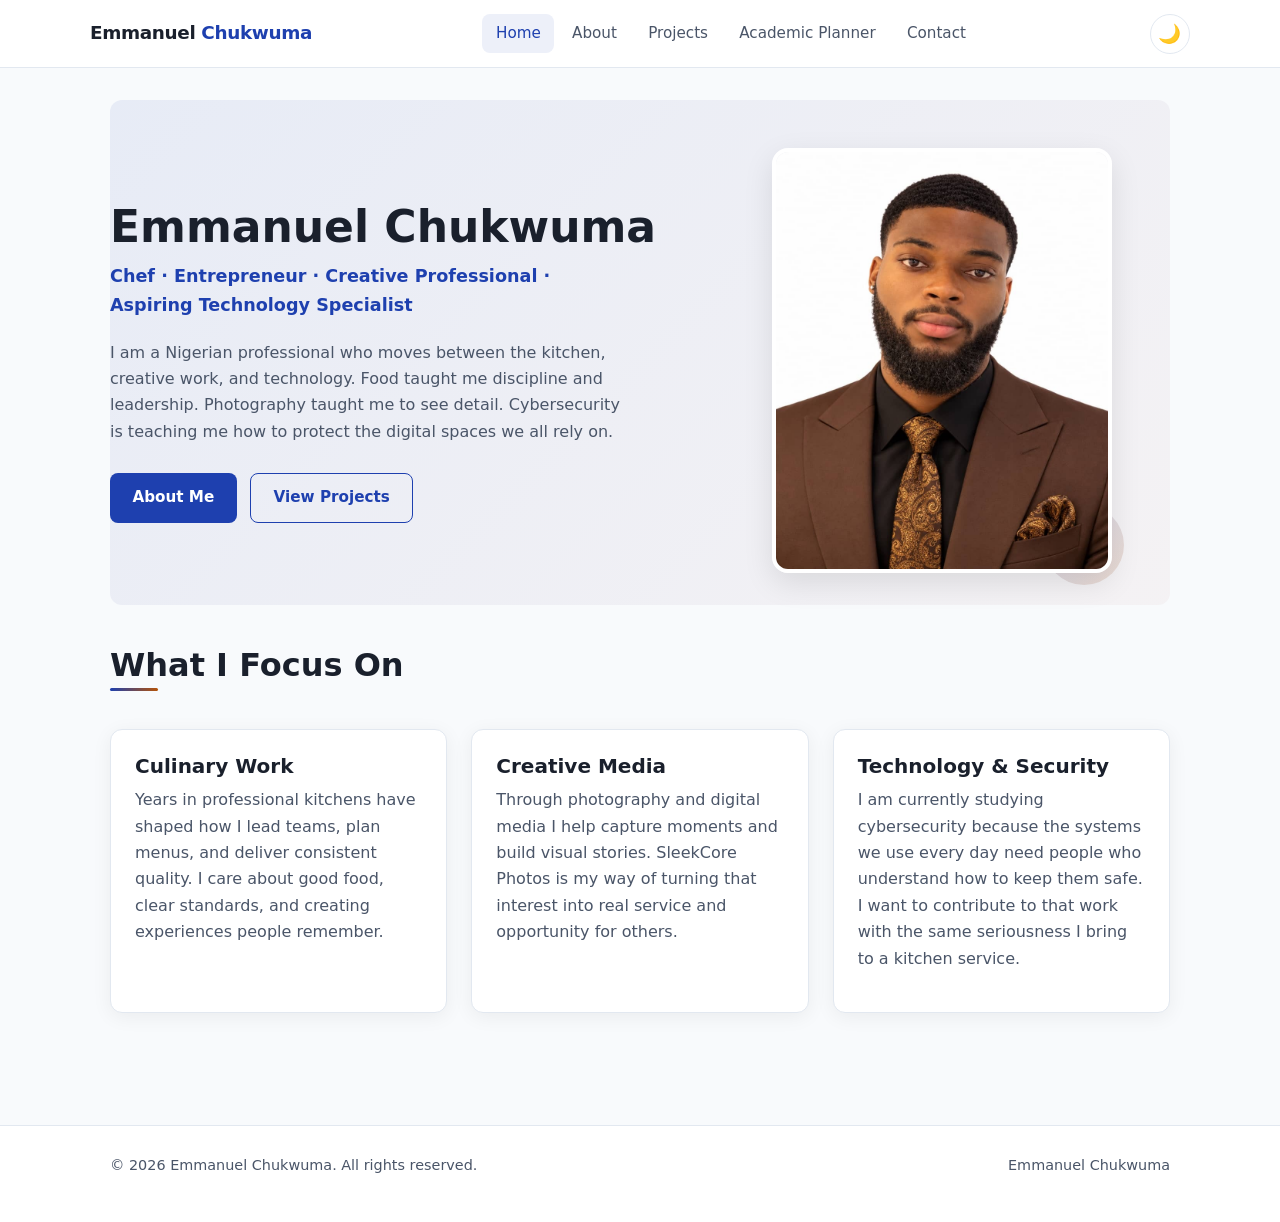
<file: index.html>
<!DOCTYPE html>
<html lang="en">
<head>
  <meta charset="UTF-8">
  <meta name="viewport" content="width=device-width, initial-scale=1.0">
  <meta name="description" content="Emmanuel Chukwuma — Chef, Entrepreneur, Creative Professional and Aspiring Technology Specialist.">
  <title>Emmanuel Chukwuma | Home</title>
  <link rel="stylesheet" href="css/style.css">
</head>
<body>
  <header class="navbar">
    <div class="container nav-inner">
      <a href="index.html" class="logo">Emmanuel <span>Chukwuma</span></a>
      <button class="menu-btn" id="menuBtn" aria-label="Toggle menu" aria-expanded="false">☰</button>
      <nav class="nav-links" id="navLinks">
        <a href="index.html" class="active">Home</a>
        <a href="about.html">About</a>
        <a href="projects.html">Projects</a>
        <a href="planner.html">Academic Planner</a>
        <a href="contact.html">Contact</a>
      </nav>
      <div class="nav-actions">
        <button class="theme-toggle" id="themeToggle" aria-label="Toggle dark mode">🌙</button>
      </div>
    </div>
  </header>

  <main>
    <div class="container">
      <section class="hero fade-in">
        <div class="hero-content">
          <h1>Emmanuel Chukwuma</h1>
          <p class="tagline">Chef · Entrepreneur · Creative Professional · Aspiring Technology Specialist</p>
          <p>
            I am a Nigerian professional who moves between the kitchen, creative work, and technology. 
            Food taught me discipline and leadership. Photography taught me to see detail. 
            Cybersecurity is teaching me how to protect the digital spaces we all rely on.
          </p>
          <div class="hero-actions">
            <a href="about.html" class="btn btn-primary">About Me</a>
            <a href="projects.html" class="btn btn-outline">View Projects</a>
          </div>
        </div>
        <div class="hero-image">
          <img src="images/portrait.png" alt="Emmanuel Chukwuma in formal attire">
        </div>
      </section>

      <section class="fade-in">
        <div class="section-header">
          <h2>What I Focus On</h2>
        </div>
        <div class="card-grid">
          <article class="card">
            <h3>Culinary Work</h3>
            <p>
              Years in professional kitchens have shaped how I lead teams, plan menus, and deliver 
              consistent quality. I care about good food, clear standards, and creating experiences 
              people remember.
            </p>
          </article>
          <article class="card">
            <h3>Creative Media</h3>
            <p>
              Through photography and digital media I help capture moments and build visual stories. 
              SleekCore Photos is my way of turning that interest into real service and opportunity for others.
            </p>
          </article>
          <article class="card">
            <h3>Technology & Security</h3>
            <p>
              I am currently studying cybersecurity because the systems we use every day need people 
              who understand how to keep them safe. I want to contribute to that work with the same 
              seriousness I bring to a kitchen service.
            </p>
          </article>
        </div>
      </section>
    </div>
  </main>

  <footer>
    <div class="container footer-inner">
      <p>&copy; 2026 Emmanuel Chukwuma. All rights reserved.</p>
      <p>Emmanuel Chukwuma</p>
    </div>
  </footer>

  <script src="js/main.js"></script>
</body>
</html>
</file>
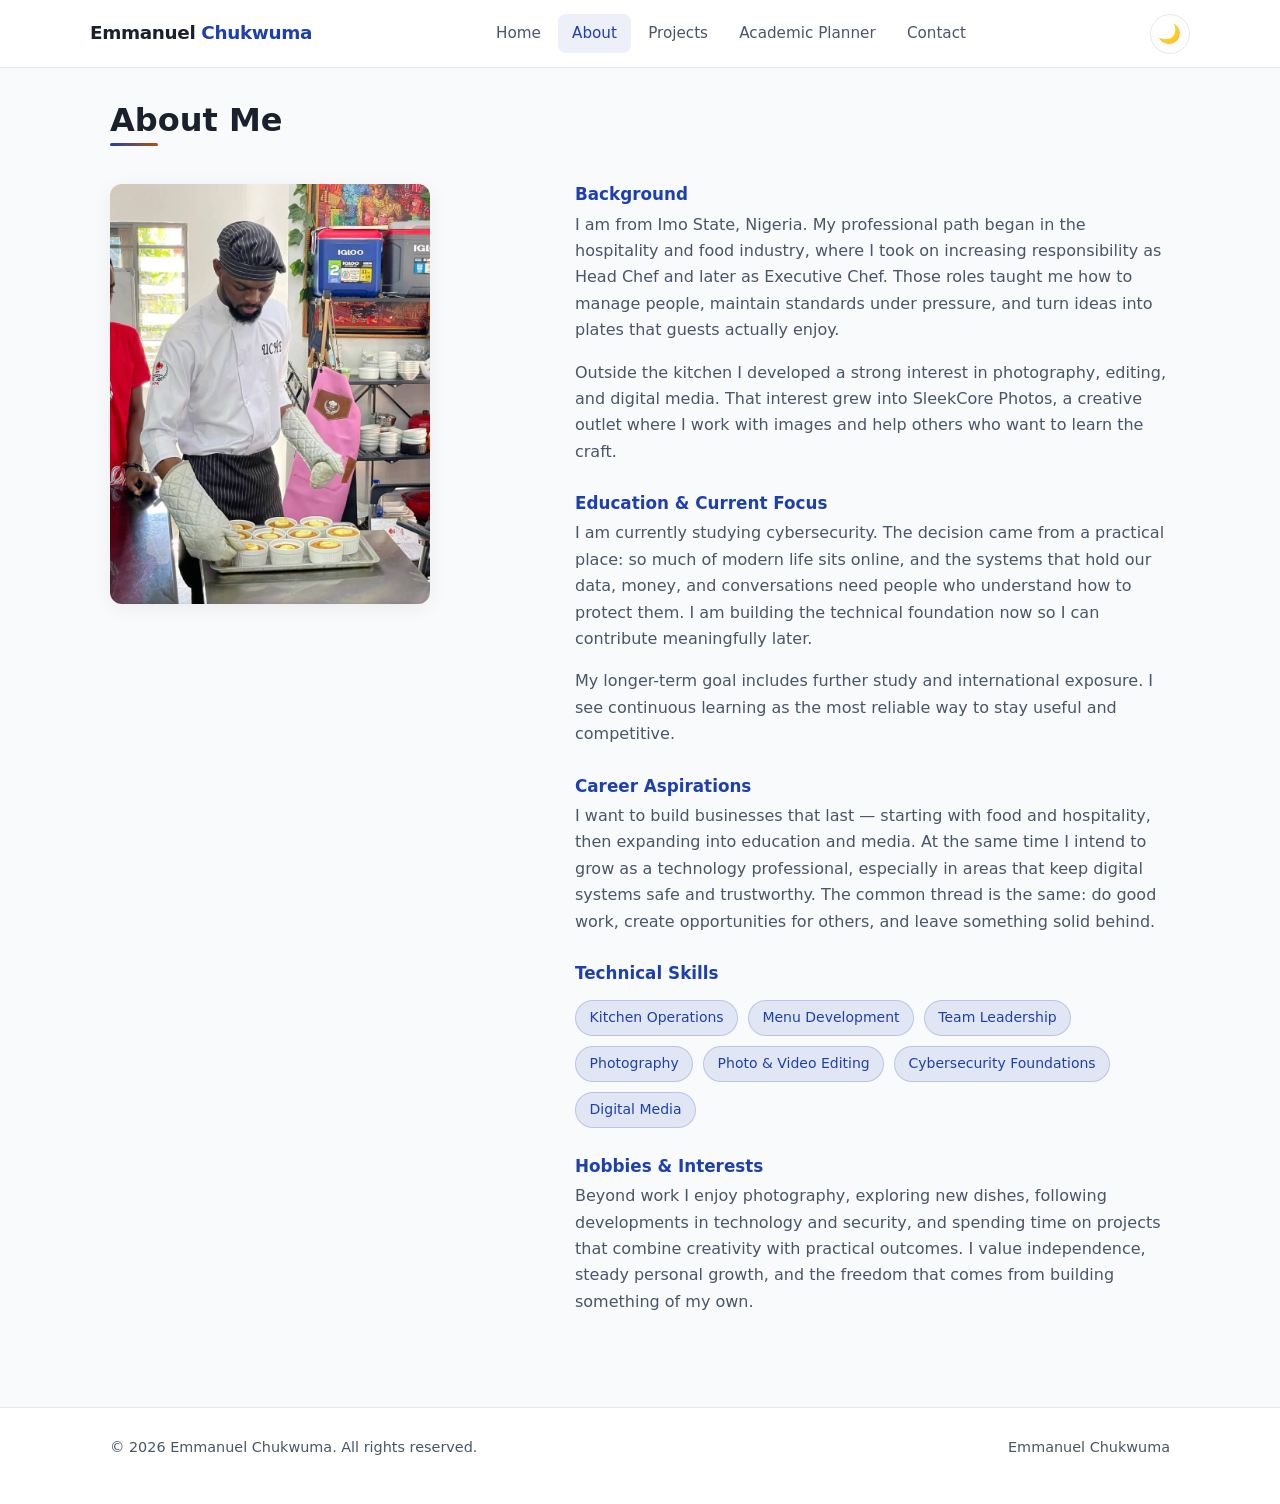
<file: about.html>
<!DOCTYPE html>
<html lang="en">
<head>
  <meta charset="UTF-8">
  <meta name="viewport" content="width=device-width, initial-scale=1.0">
  <meta name="description" content="About Emmanuel Chukwuma — background, skills, and aspirations.">
  <title>About | Emmanuel Chukwuma</title>
  <link rel="stylesheet" href="css/style.css">
</head>
<body>
  <header class="navbar">
    <div class="container nav-inner">
      <a href="index.html" class="logo">Emmanuel <span>Chukwuma</span></a>
      <button class="menu-btn" id="menuBtn" aria-label="Toggle menu" aria-expanded="false">☰</button>
      <nav class="nav-links" id="navLinks">
        <a href="index.html">Home</a>
        <a href="about.html" class="active">About</a>
        <a href="projects.html">Projects</a>
        <a href="planner.html">Academic Planner</a>
        <a href="contact.html">Contact</a>
      </nav>
      <div class="nav-actions">
        <button class="theme-toggle" id="themeToggle" aria-label="Toggle dark mode">🌙</button>
      </div>
    </div>
  </header>

  <main>
    <div class="container">
      <div class="section-header fade-in">
        <h2>About Me</h2>
      </div>

      <div class="about-grid fade-in">
        <div class="about-photo">
          <img src="images/chef-kitchen.png" alt="Emmanuel Chukwuma at work in the kitchen">
        </div>

        <div>
          <div class="info-block">
            <h3>Background</h3>
            <p>
              I am from Imo State, Nigeria. My professional path began in the hospitality and food industry, 
              where I took on increasing responsibility as Head Chef and later as Executive Chef. 
              Those roles taught me how to manage people, maintain standards under pressure, and turn 
              ideas into plates that guests actually enjoy.
            </p>
            <p>
              Outside the kitchen I developed a strong interest in photography, editing, and digital media. 
              That interest grew into SleekCore Photos, a creative outlet where I work with images and help 
              others who want to learn the craft.
            </p>
          </div>

          <div class="info-block">
            <h3>Education & Current Focus</h3>
            <p>
              I am currently studying cybersecurity. The decision came from a practical place: 
              so much of modern life sits online, and the systems that hold our data, money, and 
              conversations need people who understand how to protect them. I am building the technical 
              foundation now so I can contribute meaningfully later.
            </p>
            <p>
              My longer-term goal includes further study and international exposure. I see continuous 
              learning as the most reliable way to stay useful and competitive.
            </p>
          </div>

          <div class="info-block">
            <h3>Career Aspirations</h3>
            <p>
              I want to build businesses that last — starting with food and hospitality, then expanding 
              into education and media. At the same time I intend to grow as a technology professional, 
              especially in areas that keep digital systems safe and trustworthy. 
              The common thread is the same: do good work, create opportunities for others, and leave 
              something solid behind.
            </p>
          </div>

          <div class="info-block">
            <h3>Technical Skills</h3>
            <div class="skills-list">
              <span class="skill-tag">Kitchen Operations</span>
              <span class="skill-tag">Menu Development</span>
              <span class="skill-tag">Team Leadership</span>
              <span class="skill-tag">Photography</span>
              <span class="skill-tag">Photo & Video Editing</span>
              <span class="skill-tag">Cybersecurity Foundations</span>
              <span class="skill-tag">Digital Media</span>
            </div>
          </div>

          <div class="info-block">
            <h3>Hobbies & Interests</h3>
            <p>
              Beyond work I enjoy photography, exploring new dishes, following developments in technology 
              and security, and spending time on projects that combine creativity with practical outcomes. 
              I value independence, steady personal growth, and the freedom that comes from building 
              something of my own.
            </p>
          </div>
        </div>
      </div>
    </div>
  </main>

  <footer>
    <div class="container footer-inner">
      <p>&copy; 2026 Emmanuel Chukwuma. All rights reserved.</p>
      <p>Emmanuel Chukwuma</p>
    </div>
  </footer>

  <script src="js/main.js"></script>
</body>
</html>
</file>
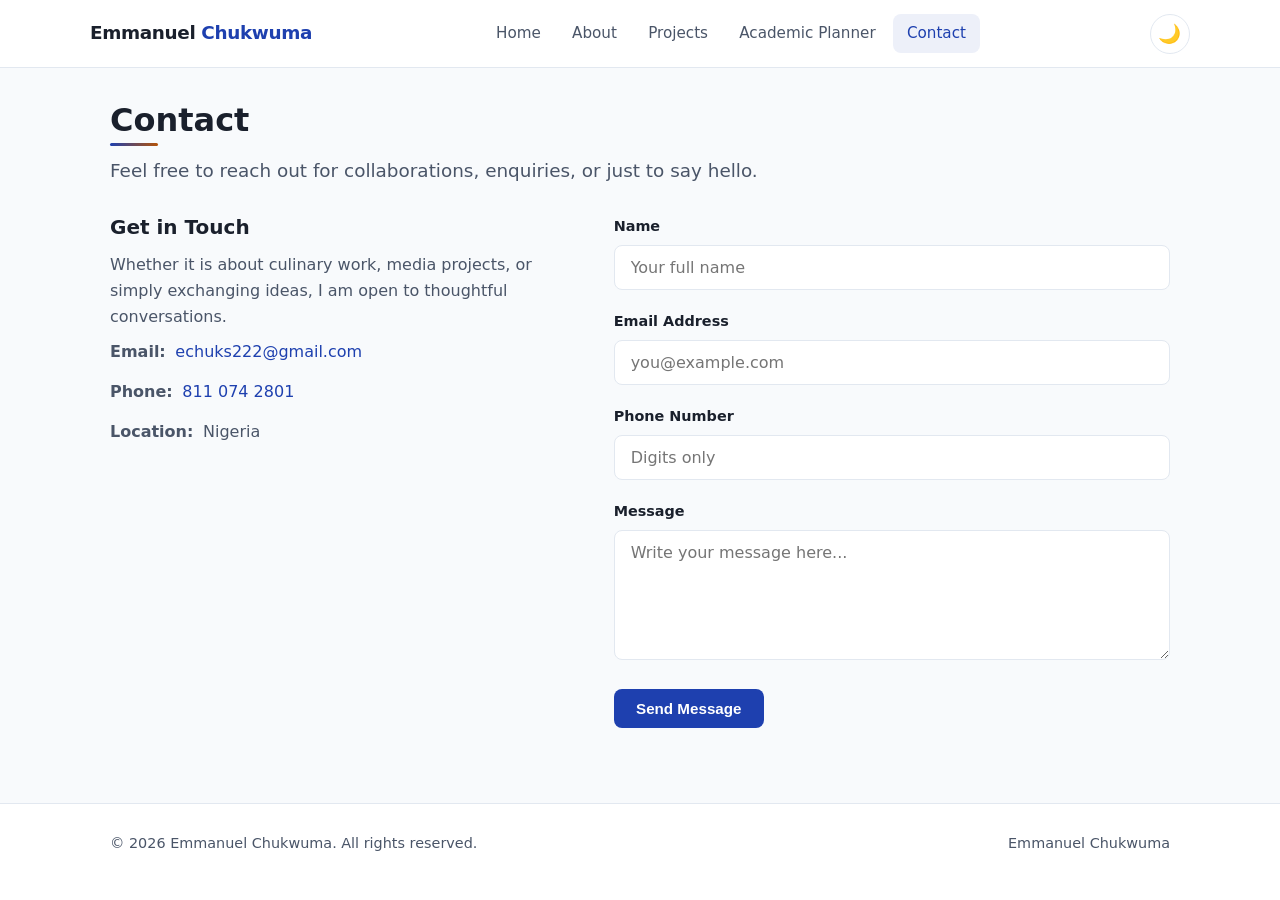
<file: contact.html>
<!DOCTYPE html>
<html lang="en">
<head>
  <meta charset="UTF-8">
  <meta name="viewport" content="width=device-width, initial-scale=1.0">
  <meta name="description" content="Contact Emmanuel Chukwuma.">
  <title>Contact | Emmanuel Chukwuma</title>
  <link rel="stylesheet" href="css/style.css">
</head>
<body>
  <header class="navbar">
    <div class="container nav-inner">
      <a href="index.html" class="logo">Emmanuel <span>Chukwuma</span></a>
      <button class="menu-btn" id="menuBtn" aria-label="Toggle menu" aria-expanded="false">☰</button>
      <nav class="nav-links" id="navLinks">
        <a href="index.html">Home</a>
        <a href="about.html">About</a>
        <a href="projects.html">Projects</a>
        <a href="planner.html">Academic Planner</a>
        <a href="contact.html" class="active">Contact</a>
      </nav>
      <div class="nav-actions">
        <button class="theme-toggle" id="themeToggle" aria-label="Toggle dark mode">🌙</button>
      </div>
    </div>
  </header>

  <main>
    <div class="container">
      <div class="section-header fade-in">
        <h2>Contact</h2>
        <p class="lead">Feel free to reach out for collaborations, enquiries, or just to say hello.</p>
      </div>

      <div class="contact-grid fade-in">
        <div class="contact-info">
          <h3>Get in Touch</h3>
          <p>
            Whether it is about culinary work, media projects, or simply exchanging ideas, 
            I am open to thoughtful conversations.
          </p>
          <div class="detail">
            <strong>Email:</strong>
            <a href="mailto:echuks222@gmail.com">echuks222@gmail.com</a>
          </div>
          <div class="detail">
            <strong>Phone:</strong>
            <a href="tel:+2348110742801">811 074 2801</a>
          </div>
          <div class="detail">
            <strong>Location:</strong>
            <span>Nigeria</span>
          </div>
        </div>

        <div>
          <div id="formSuccess" class="form-success"></div>

          <form id="contactForm" novalidate>
            <div class="form-group">
              <label for="name">Name</label>
              <input type="text" id="name" name="name" placeholder="Your full name" autocomplete="name">
              <span class="error-msg">Please enter your name.</span>
            </div>

            <div class="form-group">
              <label for="email">Email Address</label>
              <input type="email" id="email" name="email" placeholder="you@example.com" autocomplete="email">
              <span class="error-msg">Please enter a valid email address.</span>
            </div>

            <div class="form-group">
              <label for="phone">Phone Number</label>
              <input type="tel" id="phone" name="phone" placeholder="Digits only" autocomplete="tel">
              <span class="error-msg">Phone number must contain only digits.</span>
            </div>

            <div class="form-group">
              <label for="message">Message</label>
              <textarea id="message" name="message" placeholder="Write your message here..."></textarea>
              <span class="error-msg">Please write a message.</span>
            </div>

            <button type="submit" class="btn btn-primary">Send Message</button>
          </form>
        </div>
      </div>
    </div>
  </main>

  <footer>
    <div class="container footer-inner">
      <p>&copy; 2026 Emmanuel Chukwuma. All rights reserved.</p>
      <p>Emmanuel Chukwuma</p>
    </div>
  </footer>

  <script src="js/main.js"></script>
</body>
</html>
</file>
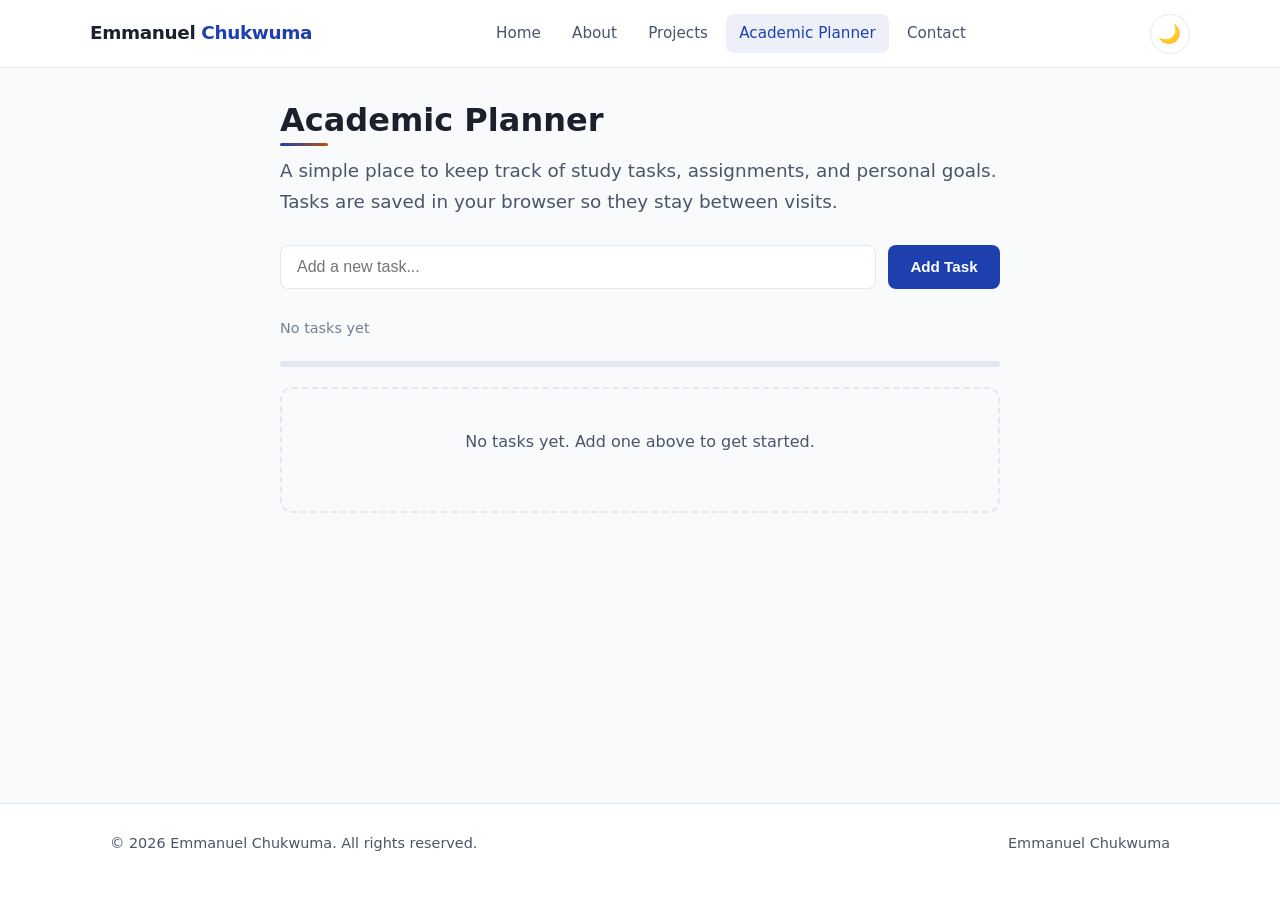
<file: planner.html>
<!DOCTYPE html>
<html lang="en">
<head>
  <meta charset="UTF-8">
  <meta name="viewport" content="width=device-width, initial-scale=1.0">
  <meta name="description" content="Academic Planner — track tasks and progress.">
  <title>Academic Planner | Emmanuel Chukwuma</title>
  <link rel="stylesheet" href="css/style.css">
</head>
<body>
  <header class="navbar">
    <div class="container nav-inner">
      <a href="index.html" class="logo">Emmanuel <span>Chukwuma</span></a>
      <button class="menu-btn" id="menuBtn" aria-label="Toggle menu" aria-expanded="false">☰</button>
      <nav class="nav-links" id="navLinks">
        <a href="index.html">Home</a>
        <a href="about.html">About</a>
        <a href="projects.html">Projects</a>
        <a href="planner.html" class="active">Academic Planner</a>
        <a href="contact.html">Contact</a>
      </nav>
      <div class="nav-actions">
        <button class="theme-toggle" id="themeToggle" aria-label="Toggle dark mode">🌙</button>
      </div>
    </div>
  </header>

  <main>
    <div class="container">
      <div class="planner-container fade-in">
        <div class="section-header">
          <h2>Academic Planner</h2>
          <p class="lead">
            A simple place to keep track of study tasks, assignments, and personal goals. 
            Tasks are saved in your browser so they stay between visits.
          </p>
        </div>

        <form class="planner-form" id="taskForm">
          <input 
            type="text" 
            id="taskInput" 
            placeholder="Add a new task..." 
            autocomplete="off"
            aria-label="New task"
          >
          <button type="submit" class="btn btn-primary">Add Task</button>
        </form>

        <div class="stats" id="taskStats">No tasks yet</div>
        <div class="progress-bar">
          <div class="progress-fill" id="progressFill"></div>
        </div>

        <div id="emptyState" class="empty-state">
          <p>No tasks yet. Add one above to get started.</p>
        </div>

        <div class="task-list" id="taskList" aria-live="polite"></div>
      </div>
    </div>
  </main>

  <footer>
    <div class="container footer-inner">
      <p>&copy; 2026 Emmanuel Chukwuma. All rights reserved.</p>
      <p>Emmanuel Chukwuma</p>
    </div>
  </footer>

  <script src="js/main.js"></script>
</body>
</html>
</file>
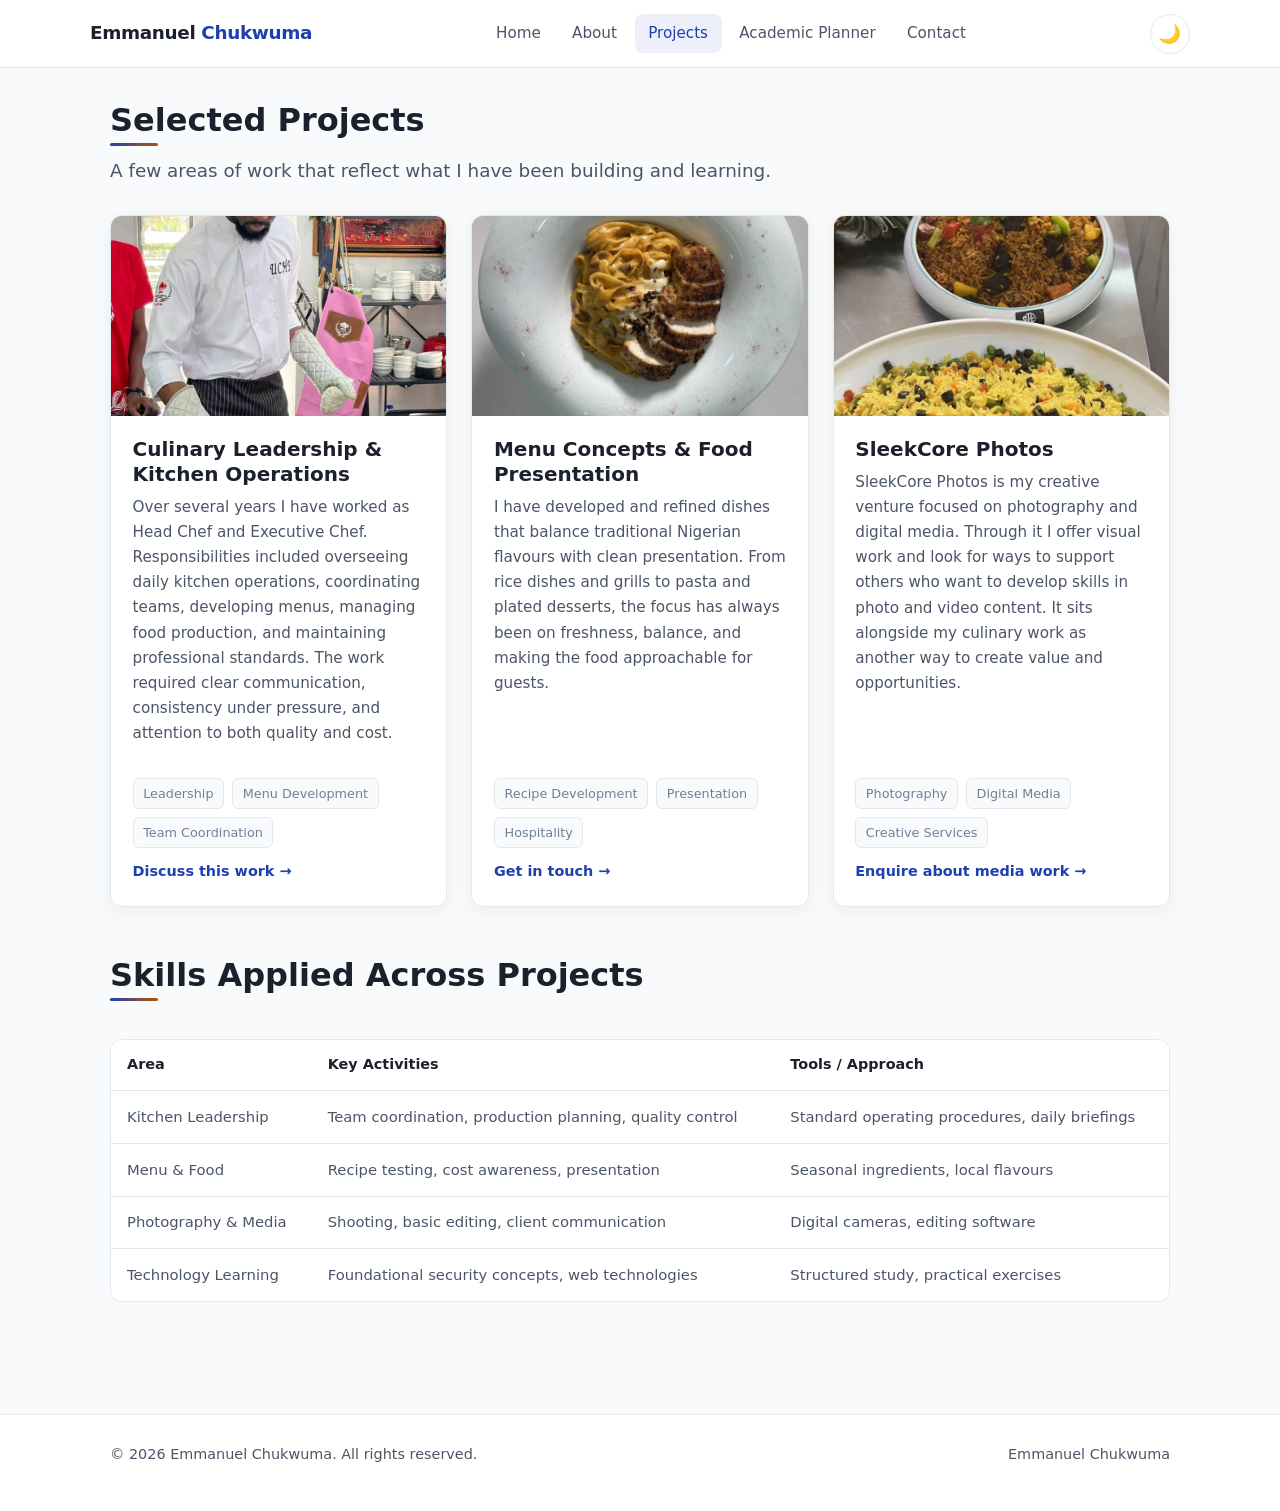
<file: projects.html>
<!DOCTYPE html>
<html lang="en">
<head>
  <meta charset="UTF-8">
  <meta name="viewport" content="width=device-width, initial-scale=1.0">
  <meta name="description" content="Selected projects by Emmanuel Chukwuma.">
  <title>Projects | Emmanuel Chukwuma</title>
  <link rel="stylesheet" href="css/style.css">
</head>
<body>
  <header class="navbar">
    <div class="container nav-inner">
      <a href="index.html" class="logo">Emmanuel <span>Chukwuma</span></a>
      <button class="menu-btn" id="menuBtn" aria-label="Toggle menu" aria-expanded="false">☰</button>
      <nav class="nav-links" id="navLinks">
        <a href="index.html">Home</a>
        <a href="about.html">About</a>
        <a href="projects.html" class="active">Projects</a>
        <a href="planner.html">Academic Planner</a>
        <a href="contact.html">Contact</a>
      </nav>
      <div class="nav-actions">
        <button class="theme-toggle" id="themeToggle" aria-label="Toggle dark mode">🌙</button>
      </div>
    </div>
  </header>

  <main>
    <div class="container">
      <div class="section-header fade-in">
        <h2>Selected Projects</h2>
        <p class="lead">A few areas of work that reflect what I have been building and learning.</p>
      </div>

      <div class="card-grid fade-in">
        <!-- Project 1 -->
        <article class="card project-card">
          <img src="images/chef-kitchen.png" alt="Professional kitchen work">
          <div class="project-body">
            <h3>Culinary Leadership & Kitchen Operations</h3>
            <p>
              Over several years I have worked as Head Chef and Executive Chef. Responsibilities included 
              overseeing daily kitchen operations, coordinating teams, developing menus, managing food 
              production, and maintaining professional standards. The work required clear communication, 
              consistency under pressure, and attention to both quality and cost.
            </p>
            <div class="project-meta">
              <span>Leadership</span>
              <span>Menu Development</span>
              <span>Team Coordination</span>
            </div>
            <a href="contact.html" class="project-link">Discuss this work →</a>
          </div>
        </article>

        <!-- Project 2 -->
        <article class="card project-card">
          <img src="images/pasta.png" alt="Plated pasta dish">
          <div class="project-body">
            <h3>Menu Concepts & Food Presentation</h3>
            <p>
              I have developed and refined dishes that balance traditional Nigerian flavours with 
              clean presentation. From rice dishes and grills to pasta and plated desserts, the focus 
              has always been on freshness, balance, and making the food approachable for guests.
            </p>
            <div class="project-meta">
              <span>Recipe Development</span>
              <span>Presentation</span>
              <span>Hospitality</span>
            </div>
            <a href="contact.html" class="project-link">Get in touch →</a>
          </div>
        </article>

        <!-- Project 3 -->
        <article class="card project-card">
          <img src="images/rice-dishes.png" alt="Assorted rice dishes">
          <div class="project-body">
            <h3>SleekCore Photos</h3>
            <p>
              SleekCore Photos is my creative venture focused on photography and digital media. 
              Through it I offer visual work and look for ways to support others who want to develop 
              skills in photo and video content. It sits alongside my culinary work as another way 
              to create value and opportunities.
            </p>
            <div class="project-meta">
              <span>Photography</span>
              <span>Digital Media</span>
              <span>Creative Services</span>
            </div>
            <a href="contact.html" class="project-link">Enquire about media work →</a>
          </div>
        </article>
      </div>

      <!-- Table requirement -->
      <section class="fade-in" style="margin-top: 3rem;">
        <div class="section-header">
          <h2>Skills Applied Across Projects</h2>
        </div>
        <div class="table-wrapper">
          <table>
            <thead>
              <tr>
                <th>Area</th>
                <th>Key Activities</th>
                <th>Tools / Approach</th>
              </tr>
            </thead>
            <tbody>
              <tr>
                <td>Kitchen Leadership</td>
                <td>Team coordination, production planning, quality control</td>
                <td>Standard operating procedures, daily briefings</td>
              </tr>
              <tr>
                <td>Menu & Food</td>
                <td>Recipe testing, cost awareness, presentation</td>
                <td>Seasonal ingredients, local flavours</td>
              </tr>
              <tr>
                <td>Photography & Media</td>
                <td>Shooting, basic editing, client communication</td>
                <td>Digital cameras, editing software</td>
              </tr>
              <tr>
                <td>Technology Learning</td>
                <td>Foundational security concepts, web technologies</td>
                <td>Structured study, practical exercises</td>
              </tr>
            </tbody>
          </table>
        </div>
      </section>
    </div>
  </main>

  <footer>
    <div class="container footer-inner">
      <p>&copy; 2026 Emmanuel Chukwuma. All rights reserved.</p>
      <p>Emmanuel Chukwuma</p>
    </div>
  </footer>

  <script src="js/main.js"></script>
</body>
</html>
</file>
<file: css/style.css>
/* ============================================
   Emmanuel Chukwuma — Personal Brand Site
   Professional, responsive, light/dark modes
   ============================================ */

:root {
  /* Light mode (default) */
  --bg-primary: #f8fafc;
  --bg-secondary: #ffffff;
  --bg-card: #ffffff;
  --text-primary: #1a202c;
  --text-secondary: #4a5568;
  --text-muted: #718096;
  --accent-blue: #1e40af;
  --accent-blue-hover: #1e3a8a;
  --accent-red: #9b2c2c;
  --accent-gold: #b45309;
  --border: #e2e8f0;
  --shadow: 0 4px 20px rgba(0, 0, 0, 0.06);
  --shadow-hover: 0 10px 30px rgba(0, 0, 0, 0.1);
  --nav-bg: rgba(255, 255, 255, 0.92);
  --hero-overlay: linear-gradient(135deg, rgba(30, 64, 175, 0.08), rgba(155, 44, 44, 0.04));
  --success: #276749;
  --error: #c53030;
  --radius: 12px;
  --transition: 0.25s ease;
}

[data-theme="dark"] {
  --bg-primary: #0a0e14;
  --bg-secondary: #111827;
  --bg-card: #1a2332;
  --text-primary: #f1f5f9;
  --text-secondary: #cbd5e1;
  --text-muted: #94a3b8;
  --accent-blue: #3b82f6;
  --accent-blue-hover: #60a5fa;
  --accent-red: #f87171;
  --accent-gold: #fbbf24;
  --border: #1e293b;
  --shadow: 0 4px 24px rgba(0, 0, 0, 0.4);
  --shadow-hover: 0 12px 36px rgba(0, 0, 0, 0.5);
  --nav-bg: rgba(10, 14, 20, 0.92);
  --hero-overlay: linear-gradient(135deg, rgba(59, 130, 246, 0.12), rgba(248, 113, 113, 0.06));
  --success: #68d391;
  --error: #fc8181;
}

/* Reset & Base */
*, *::before, *::after {
  box-sizing: border-box;
  margin: 0;
  padding: 0;
}

html {
  scroll-behavior: smooth;
}

body {
  font-family: 'Segoe UI', system-ui, -apple-system, BlinkMacSystemFont, sans-serif;
  background-color: var(--bg-primary);
  color: var(--text-primary);
  line-height: 1.65;
  transition: background-color var(--transition), color var(--transition);
  min-height: 100vh;
  display: flex;
  flex-direction: column;
}

img {
  max-width: 100%;
  height: auto;
  display: block;
}

a {
  color: var(--accent-blue);
  text-decoration: none;
  transition: color var(--transition);
}

a:hover {
  color: var(--accent-blue-hover);
}

ul, ol {
  list-style: none;
}

/* Typography */
h1, h2, h3, h4 {
  font-weight: 700;
  line-height: 1.25;
  color: var(--text-primary);
}

h1 { font-size: clamp(1.9rem, 5vw, 2.75rem); }
h2 { font-size: clamp(1.5rem, 3.5vw, 2rem); margin-bottom: 1rem; }
h3 { font-size: 1.25rem; margin-bottom: 0.5rem; }

p {
  color: var(--text-secondary);
  margin-bottom: 1rem;
}

.lead {
  font-size: 1.15rem;
  color: var(--text-secondary);
}

/* Layout */
.container {
  width: 100%;
  max-width: 1100px;
  margin: 0 auto;
  padding: 0 1.25rem;
}

main {
  flex: 1;
  padding: 2rem 0 4rem;
}

section {
  margin-bottom: 3rem;
}

/* Navigation */
.navbar {
  position: sticky;
  top: 0;
  z-index: 100;
  background: var(--nav-bg);
  backdrop-filter: blur(12px);
  border-bottom: 1px solid var(--border);
  transition: background var(--transition);
}

.nav-inner {
  display: flex;
  align-items: center;
  justify-content: space-between;
  padding: 0.85rem 0;
  gap: 1rem;
}

.logo {
  font-weight: 700;
  font-size: 1.15rem;
  color: var(--text-primary);
  letter-spacing: -0.02em;
}

.logo span {
  color: var(--accent-blue);
}

.nav-links {
  display: flex;
  gap: 0.25rem;
  align-items: center;
}

.nav-links a {
  color: var(--text-secondary);
  font-weight: 500;
  font-size: 0.95rem;
  padding: 0.45rem 0.85rem;
  border-radius: 8px;
  transition: all var(--transition);
}

.nav-links a:hover,
.nav-links a.active {
  color: var(--accent-blue);
  background: rgba(30, 64, 175, 0.08);
}

[data-theme="dark"] .nav-links a:hover,
[data-theme="dark"] .nav-links a.active {
  background: rgba(59, 130, 246, 0.12);
}

.nav-actions {
  display: flex;
  align-items: center;
  gap: 0.75rem;
}

/* Theme Toggle */
.theme-toggle {
  background: var(--bg-secondary);
  border: 1px solid var(--border);
  color: var(--text-primary);
  width: 40px;
  height: 40px;
  border-radius: 50%;
  cursor: pointer;
  display: flex;
  align-items: center;
  justify-content: center;
  font-size: 1.15rem;
  transition: all var(--transition);
}

.theme-toggle:hover {
  border-color: var(--accent-blue);
  transform: scale(1.05);
}

/* Mobile Menu */
.menu-btn {
  display: none;
  background: none;
  border: none;
  color: var(--text-primary);
  font-size: 1.5rem;
  cursor: pointer;
  padding: 0.25rem;
}

@media (max-width: 768px) {
  .menu-btn {
    display: block;
  }

  .nav-links {
    position: fixed;
    top: 64px;
    left: 0;
    right: 0;
    background: var(--bg-secondary);
    flex-direction: column;
    padding: 1rem;
    border-bottom: 1px solid var(--border);
    transform: translateY(-120%);
    opacity: 0;
    visibility: hidden;
    transition: all 0.3s ease;
    gap: 0.25rem;
  }

  .nav-links.open {
    transform: translateY(0);
    opacity: 1;
    visibility: visible;
  }

  .nav-links a {
    width: 100%;
    text-align: center;
    padding: 0.75rem;
  }
}

/* Buttons */
.btn {
  display: inline-flex;
  align-items: center;
  justify-content: center;
  gap: 0.5rem;
  padding: 0.7rem 1.4rem;
  font-weight: 600;
  font-size: 0.95rem;
  border-radius: 8px;
  border: none;
  cursor: pointer;
  transition: all var(--transition);
  text-decoration: none;
}

.btn-primary {
  background: var(--accent-blue);
  color: #fff;
}

.btn-primary:hover {
  background: var(--accent-blue-hover);
  color: #fff;
  transform: translateY(-1px);
  box-shadow: var(--shadow);
}

.btn-outline {
  background: transparent;
  border: 1.5px solid var(--accent-blue);
  color: var(--accent-blue);
}

.btn-outline:hover {
  background: var(--accent-blue);
  color: #fff;
}

.btn-danger {
  background: var(--accent-red);
  color: #fff;
  padding: 0.4rem 0.75rem;
  font-size: 0.85rem;
}

.btn-sm {
  padding: 0.4rem 0.85rem;
  font-size: 0.875rem;
}

/* Hero / Home */
.hero {
  display: grid;
  grid-template-columns: 1.1fr 0.9fr;
  gap: 3rem;
  align-items: center;
  padding: 3rem 0 2rem;
  background: var(--hero-overlay);
  border-radius: var(--radius);
  margin-bottom: 2.5rem;
}

.hero-content h1 {
  margin-bottom: 0.5rem;
}

.hero-content .tagline {
  font-size: 1.1rem;
  color: var(--accent-blue);
  font-weight: 600;
  margin-bottom: 1.25rem;
}

.hero-content p {
  margin-bottom: 1.75rem;
  max-width: 520px;
}

.hero-actions {
  display: flex;
  flex-wrap: wrap;
  gap: 0.85rem;
}

.hero-image {
  position: relative;
}

.hero-image img {
  width: 100%;
  max-width: 340px;
  margin: 0 auto;
  border-radius: 16px;
  box-shadow: var(--shadow-hover);
  border: 4px solid var(--bg-card);
  object-fit: cover;
  aspect-ratio: 4/5;
}

.hero-image::after {
  content: '';
  position: absolute;
  bottom: -12px;
  right: 10%;
  width: 80px;
  height: 80px;
  background: linear-gradient(135deg, var(--accent-blue), var(--accent-gold));
  border-radius: 50%;
  opacity: 0.15;
  z-index: -1;
}

@media (max-width: 800px) {
  .hero {
    grid-template-columns: 1fr;
    text-align: center;
    gap: 2rem;
    padding: 2rem 1rem;
  }

  .hero-content p {
    margin-left: auto;
    margin-right: auto;
  }

  .hero-actions {
    justify-content: center;
  }

  .hero-image img {
    max-width: 280px;
  }
}

/* Cards */
.card {
  background: var(--bg-card);
  border: 1px solid var(--border);
  border-radius: var(--radius);
  padding: 1.5rem;
  box-shadow: var(--shadow);
  transition: transform var(--transition), box-shadow var(--transition);
}

.card:hover {
  transform: translateY(-3px);
  box-shadow: var(--shadow-hover);
}

.card-grid {
  display: grid;
  grid-template-columns: repeat(auto-fit, minmax(280px, 1fr));
  gap: 1.5rem;
}

/* Section headers */
.section-header {
  margin-bottom: 1.75rem;
}

.section-header h2 {
  position: relative;
  display: inline-block;
}

.section-header h2::after {
  content: '';
  position: absolute;
  bottom: -6px;
  left: 0;
  width: 48px;
  height: 3px;
  background: linear-gradient(90deg, var(--accent-blue), var(--accent-gold));
  border-radius: 2px;
}

/* About page */
.about-grid {
  display: grid;
  grid-template-columns: 1fr 1.4fr;
  gap: 2.5rem;
  align-items: start;
}

.about-photo img {
  border-radius: var(--radius);
  box-shadow: var(--shadow);
  width: 100%;
  max-width: 320px;
  object-fit: cover;
}

.skills-list {
  display: flex;
  flex-wrap: wrap;
  gap: 0.6rem;
  margin-top: 1rem;
}

.skill-tag {
  background: rgba(30, 64, 175, 0.1);
  color: var(--accent-blue);
  padding: 0.35rem 0.85rem;
  border-radius: 999px;
  font-size: 0.875rem;
  font-weight: 500;
  border: 1px solid rgba(30, 64, 175, 0.2);
}

[data-theme="dark"] .skill-tag {
  background: rgba(59, 130, 246, 0.15);
  border-color: rgba(59, 130, 246, 0.3);
}

.info-block {
  margin-bottom: 1.75rem;
}

.info-block h3 {
  color: var(--accent-blue);
  font-size: 1.05rem;
  margin-bottom: 0.4rem;
}

@media (max-width: 768px) {
  .about-grid {
    grid-template-columns: 1fr;
  }

  .about-photo {
    text-align: center;
  }

  .about-photo img {
    margin: 0 auto;
  }
}

/* Projects */
.project-card {
  display: flex;
  flex-direction: column;
  overflow: hidden;
  padding: 0;
}

.project-card img {
  width: 100%;
  height: 200px;
  object-fit: cover;
}

.project-body {
  padding: 1.35rem;
  flex: 1;
  display: flex;
  flex-direction: column;
}

.project-body h3 {
  margin-bottom: 0.5rem;
}

.project-body p {
  flex: 1;
  font-size: 0.95rem;
}

.project-meta {
  display: flex;
  flex-wrap: wrap;
  gap: 0.5rem;
  margin: 1rem 0 0.75rem;
}

.project-meta span {
  font-size: 0.8rem;
  background: var(--bg-primary);
  color: var(--text-muted);
  padding: 0.25rem 0.6rem;
  border-radius: 6px;
  border: 1px solid var(--border);
}

.project-link {
  font-weight: 600;
  font-size: 0.9rem;
  margin-top: auto;
}

/* Table (for projects tech or planner) */
.table-wrapper {
  overflow-x: auto;
  border-radius: var(--radius);
  border: 1px solid var(--border);
  margin: 1.5rem 0;
}

table {
  width: 100%;
  border-collapse: collapse;
  background: var(--bg-card);
}

th, td {
  padding: 0.85rem 1rem;
  text-align: left;
  border-bottom: 1px solid var(--border);
}

th {
  background: var(--bg-secondary);
  font-weight: 600;
  color: var(--text-primary);
  font-size: 0.9rem;
}

td {
  color: var(--text-secondary);
  font-size: 0.925rem;
}

tr:last-child td {
  border-bottom: none;
}

/* Academic Planner */
.planner-container {
  max-width: 720px;
  margin: 0 auto;
}

.planner-form {
  display: flex;
  gap: 0.75rem;
  margin-bottom: 1.75rem;
  flex-wrap: wrap;
}

.planner-form input {
  flex: 1;
  min-width: 200px;
  padding: 0.75rem 1rem;
  border: 1.5px solid var(--border);
  border-radius: 8px;
  background: var(--bg-card);
  color: var(--text-primary);
  font-size: 1rem;
  transition: border-color var(--transition);
}

.planner-form input:focus {
  outline: none;
  border-color: var(--accent-blue);
}

.task-list {
  display: flex;
  flex-direction: column;
  gap: 0.65rem;
}

.task-item {
  display: flex;
  align-items: center;
  gap: 0.85rem;
  background: var(--bg-card);
  border: 1px solid var(--border);
  border-radius: 10px;
  padding: 0.9rem 1.1rem;
  transition: all var(--transition);
  animation: slideIn 0.3s ease;
}

@keyframes slideIn {
  from {
    opacity: 0;
    transform: translateY(-8px);
  }
  to {
    opacity: 1;
    transform: translateY(0);
  }
}

.task-item.completed {
  opacity: 0.65;
}

.task-item.completed .task-text {
  text-decoration: line-through;
  color: var(--text-muted);
}

.task-check {
  width: 22px;
  height: 22px;
  border: 2px solid var(--accent-blue);
  border-radius: 6px;
  cursor: pointer;
  display: flex;
  align-items: center;
  justify-content: center;
  flex-shrink: 0;
  transition: all var(--transition);
  background: transparent;
}

.task-item.completed .task-check {
  background: var(--accent-blue);
  border-color: var(--accent-blue);
  color: #fff;
}

.task-text {
  flex: 1;
  font-size: 0.975rem;
  color: var(--text-primary);
}

.task-actions {
  display: flex;
  gap: 0.4rem;
}

.empty-state {
  text-align: center;
  padding: 2.5rem 1rem;
  color: var(--text-muted);
  border: 2px dashed var(--border);
  border-radius: var(--radius);
}

.progress-bar {
  height: 6px;
  background: var(--border);
  border-radius: 3px;
  margin: 1.25rem 0;
  overflow: hidden;
}

.progress-fill {
  height: 100%;
  background: linear-gradient(90deg, var(--accent-blue), var(--accent-gold));
  border-radius: 3px;
  transition: width 0.4s ease;
  width: 0%;
}

.stats {
  display: flex;
  gap: 1.5rem;
  margin-bottom: 1rem;
  font-size: 0.9rem;
  color: var(--text-muted);
}

/* Contact Form */
.contact-grid {
  display: grid;
  grid-template-columns: 1fr 1.2fr;
  gap: 2.5rem;
}

.contact-info h3 {
  margin-bottom: 0.75rem;
}

.contact-info p {
  margin-bottom: 0.5rem;
}

.contact-info .detail {
  display: flex;
  align-items: center;
  gap: 0.6rem;
  margin-bottom: 0.85rem;
  color: var(--text-secondary);
}

.form-group {
  margin-bottom: 1.25rem;
}

.form-group label {
  display: block;
  font-weight: 600;
  font-size: 0.9rem;
  margin-bottom: 0.4rem;
  color: var(--text-primary);
}

.form-group input,
.form-group textarea {
  width: 100%;
  padding: 0.75rem 1rem;
  border: 1.5px solid var(--border);
  border-radius: 8px;
  background: var(--bg-card);
  color: var(--text-primary);
  font-size: 1rem;
  font-family: inherit;
  transition: border-color var(--transition);
}

.form-group input:focus,
.form-group textarea:focus {
  outline: none;
  border-color: var(--accent-blue);
}

.form-group textarea {
  min-height: 130px;
  resize: vertical;
}

.form-group .error-msg {
  color: var(--error);
  font-size: 0.825rem;
  margin-top: 0.35rem;
  display: none;
}

.form-group.invalid input,
.form-group.invalid textarea {
  border-color: var(--error);
}

.form-group.invalid .error-msg {
  display: block;
}

.form-success {
  display: none;
  background: rgba(39, 103, 73, 0.12);
  color: var(--success);
  padding: 1rem;
  border-radius: 8px;
  margin-bottom: 1rem;
  border: 1px solid rgba(39, 103, 73, 0.3);
  font-weight: 500;
}

@media (max-width: 768px) {
  .contact-grid {
    grid-template-columns: 1fr;
  }
}

/* Footer */
footer {
  background: var(--bg-secondary);
  border-top: 1px solid var(--border);
  padding: 1.75rem 0;
  margin-top: auto;
}

.footer-inner {
  display: flex;
  flex-wrap: wrap;
  justify-content: space-between;
  align-items: center;
  gap: 1rem;
  font-size: 0.9rem;
  color: var(--text-muted);
}

.footer-inner a {
  color: var(--text-muted);
}

.footer-inner a:hover {
  color: var(--accent-blue);
}

/* Utilities */
.text-center { text-align: center; }
.mt-1 { margin-top: 0.5rem; }
.mt-2 { margin-top: 1rem; }
.mb-2 { margin-bottom: 1rem; }

/* Subtle animations */
.fade-in {
  animation: fadeIn 0.5s ease;
}

@keyframes fadeIn {
  from { opacity: 0; transform: translateY(12px); }
  to { opacity: 1; transform: translateY(0); }
}

/* Print-friendly adjustments */
@media print {
  .navbar, .theme-toggle, .menu-btn, footer {
    display: none;
  }
}
</file>
